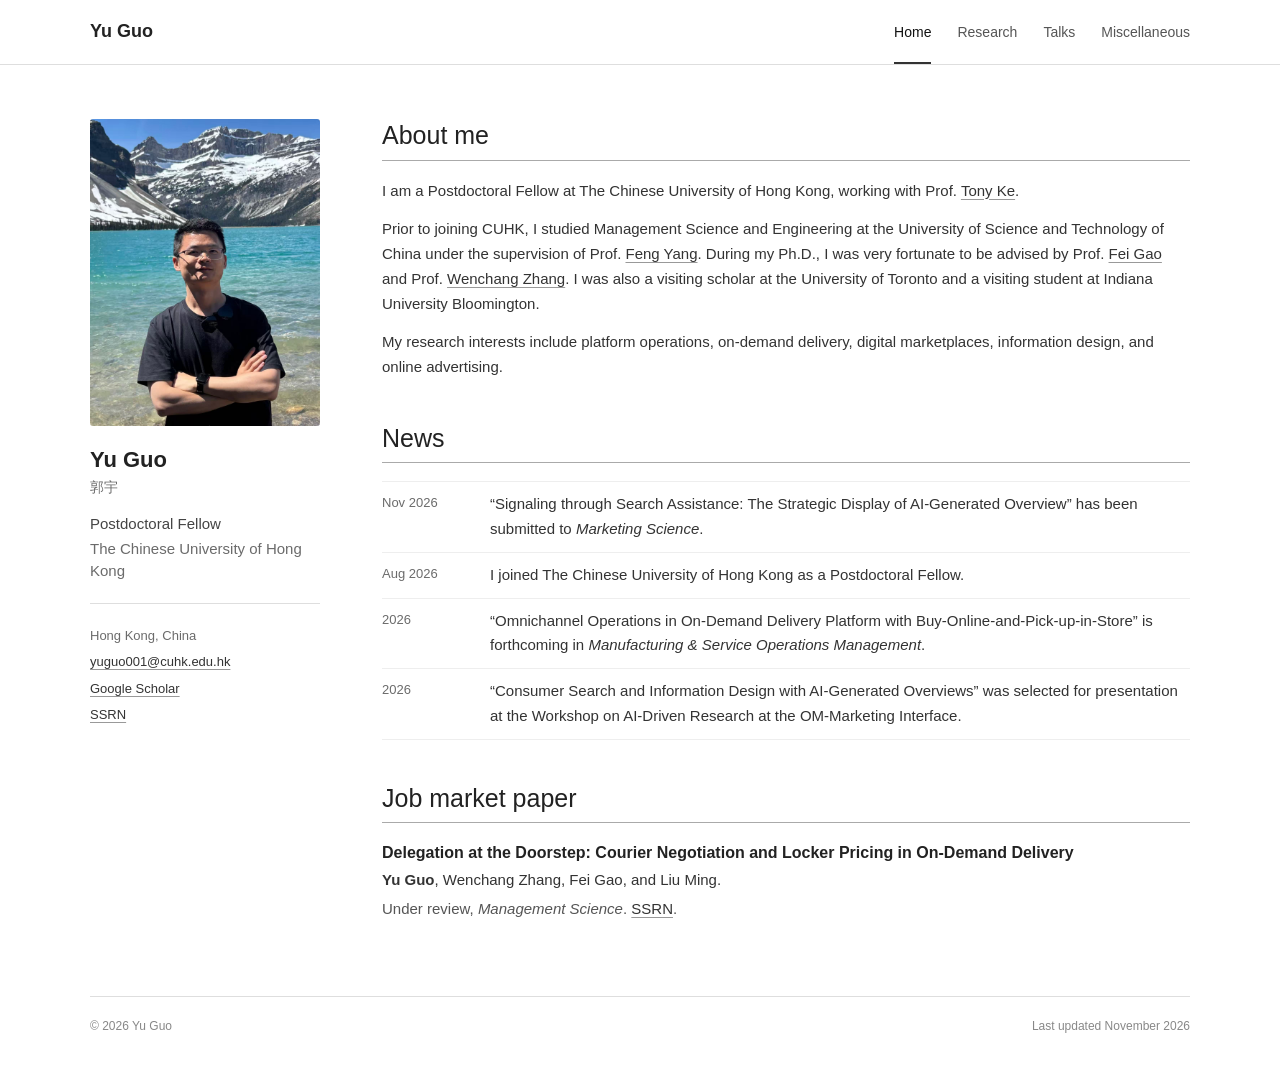
<file: index.html>
<!doctype html>
<html lang="en">
<head>
  <meta charset="utf-8">
  <meta name="viewport" content="width=device-width, initial-scale=1">
  <meta name="google-site-verification" content="gX6m1OhbbZq8u8nHwFhvmDL-8WB10cemIwCa7tGyrLY">
  <meta name="description" content="Yu Guo (郭宇), Postdoctoral Fellow at The Chinese University of Hong Kong (CUHK). Research on platform operations, on-demand delivery, and digital marketplaces.">
  <title>Yu Guo (郭宇) | Postdoctoral Fellow, CUHK</title>
  <link rel="canonical" href="https://joeyyuguo.github.io/">
  <meta property="og:type" content="profile">
  <meta property="og:title" content="Yu Guo (郭宇) | Postdoctoral Fellow, CUHK">
  <meta property="og:description" content="Postdoctoral Fellow at The Chinese University of Hong Kong.">
  <meta property="og:url" content="https://joeyyuguo.github.io/">
  <meta property="og:image" content="https://joeyyuguo.github.io/profile-photo.jpg">
  <script type="application/ld+json">
  {
    "@context": "https://schema.org",
    "@type": "ProfilePage",
    "url": "https://joeyyuguo.github.io/",
    "mainEntity": {
      "@type": "Person",
      "@id": "https://joeyyuguo.github.io/#person",
      "name": "Yu Guo",
      "alternateName": "郭宇",
      "url": "https://joeyyuguo.github.io/",
      "image": "https://joeyyuguo.github.io/profile-photo.jpg",
      "email": "mailto:yuguo001@cuhk.edu.hk",
      "jobTitle": "Postdoctoral Fellow",
      "worksFor": {
        "@type": "CollegeOrUniversity",
        "name": "The Chinese University of Hong Kong",
        "url": "https://www.cuhk.edu.hk/"
      },
      "alumniOf": [
        { "@type": "CollegeOrUniversity", "name": "University of Science and Technology of China" },
        { "@type": "CollegeOrUniversity", "name": "Anhui University" }
      ],
      "knowsAbout": ["Operations Management", "Platform Operations", "On-Demand Delivery", "Digital Marketplaces", "Information Design", "Online Advertising"],
      "sameAs": [
        "https://scholar.google.com/citations?user=YEUCVlgAAAAJ",
        "https://papers.ssrn.com/sol3/cf_dev/AbsByAuth.cfm?per_id=5614094"
      ]
    }
  }
  </script>
  <link rel="icon" href="favicon.svg" type="image/svg+xml">
  <link rel="stylesheet" href="styles.css">
  <script src="script.js" defer></script>
</head>
<body data-page="home">
  <a class="skip-link" href="#main-content">Skip to content</a>
  <header class="site-header">
    <div class="header-inner">
      <a class="site-name" href="index.html">Yu Guo</a>
      <button class="nav-toggle" type="button" aria-expanded="false" aria-controls="site-nav">Menu</button>
      <nav class="site-nav" id="site-nav" aria-label="Primary navigation">
        <a data-nav="home" href="index.html">Home</a>
        <a data-nav="research" href="research.html">Research</a>
        <a data-nav="talks" href="talks.html">Talks</a>
        <a data-nav="misc" href="miscellaneous.html">Miscellaneous</a>
      </nav>
    </div>
  </header>

  <div class="site-layout">
    <aside class="profile" aria-label="Profile">
      <div class="avatar">
        <span aria-hidden="true">YG</span>
        <img src="profile-photo.jpg" alt="Portrait of Yu Guo">
      </div>
      <h1>Yu Guo</h1>
      <p class="name-cn" lang="zh-CN">郭宇</p>
      <p class="position">Postdoctoral Fellow</p>
      <p class="affiliation">The Chinese University of Hong Kong</p>
      <ul class="profile-links">
        <li>Hong Kong, China</li>
        <li><a href="mailto:yuguo001@cuhk.edu.hk">yuguo001@cuhk.edu.hk</a></li>
        <li><a href="https://scholar.google.com/citations?user=YEUCVlgAAAAJ&amp;hl=en" target="_blank" rel="noreferrer">Google Scholar</a></li>
        <li><a href="https://papers.ssrn.com/sol3/cf_dev/AbsByAuth.cfm?per_id=5614094" target="_blank" rel="noreferrer">SSRN</a></li>
      </ul>
    </aside>

    <main class="main-content" id="main-content">
      <section>
        <h2>About me</h2>
        <p>I am a Postdoctoral Fellow at The Chinese University of Hong Kong, working with Prof. <a href="https://sites.google.com/view/kete" target="_blank" rel="noreferrer">Tony Ke</a>.</p>
        <p>Prior to joining CUHK, I studied Management Science and Engineering at the University of Science and Technology of China under the supervision of Prof. <a href="https://bs.ustc.edu.cn/chinese/profile-42.html" target="_blank" rel="noreferrer">Feng Yang</a>. During my Ph.D., I was very fortunate to be advised by Prof. <a href="https://sites.google.com/view/feigao" target="_blank" rel="noreferrer">Fei Gao</a> and Prof. <a href="https://www.wenchangzhang.com/" target="_blank" rel="noreferrer">Wenchang Zhang</a>. I was also a visiting scholar at the University of Toronto and a visiting student at Indiana University Bloomington.</p>
        <p>My research interests include platform operations, on-demand delivery, digital marketplaces, information design, and online advertising.</p>
      </section>

      <section>
        <h2>News</h2>
        <ul class="dated-list">
          <li><span>Nov 2026</span><p>“Signaling through Search Assistance: The Strategic Display of AI-Generated Overview” has been submitted to <em>Marketing Science</em>.</p></li>
          <li><span>Aug 2026</span><p>I joined The Chinese University of Hong Kong as a Postdoctoral Fellow.</p></li>
          <li><span>2026</span><p>“Omnichannel Operations in On-Demand Delivery Platform with Buy-Online-and-Pick-up-in-Store” is forthcoming in <em>Manufacturing &amp; Service Operations Management</em>.</p></li>
          <li><span>2026</span><p>“Consumer Search and Information Design with AI-Generated Overviews” was selected for presentation at the Workshop on AI-Driven Research at the OM-Marketing Interface.</p></li>
        </ul>
      </section>

      <section>
        <h2>Job market paper</h2>
        <div class="plain-entry">
          <h3>Delegation at the Doorstep: Courier Negotiation and Locker Pricing in On-Demand Delivery</h3>
          <p><strong>Yu Guo</strong>, Wenchang Zhang, Fei Gao, and Liu Ming.</p>
          <p class="note">Under review, <em>Management Science</em>. <a href="https://papers.ssrn.com/sol3/papers.cfm?abstract_id=7684620" target="_blank" rel="noreferrer">SSRN</a>.</p>
        </div>
      </section>
    </main>
  </div>

  <footer class="site-footer">
    <span>© <span data-current-year>2026</span> Yu Guo</span>
    <span>Last updated November 2026</span>
  </footer>
</body>
</html>
</file>
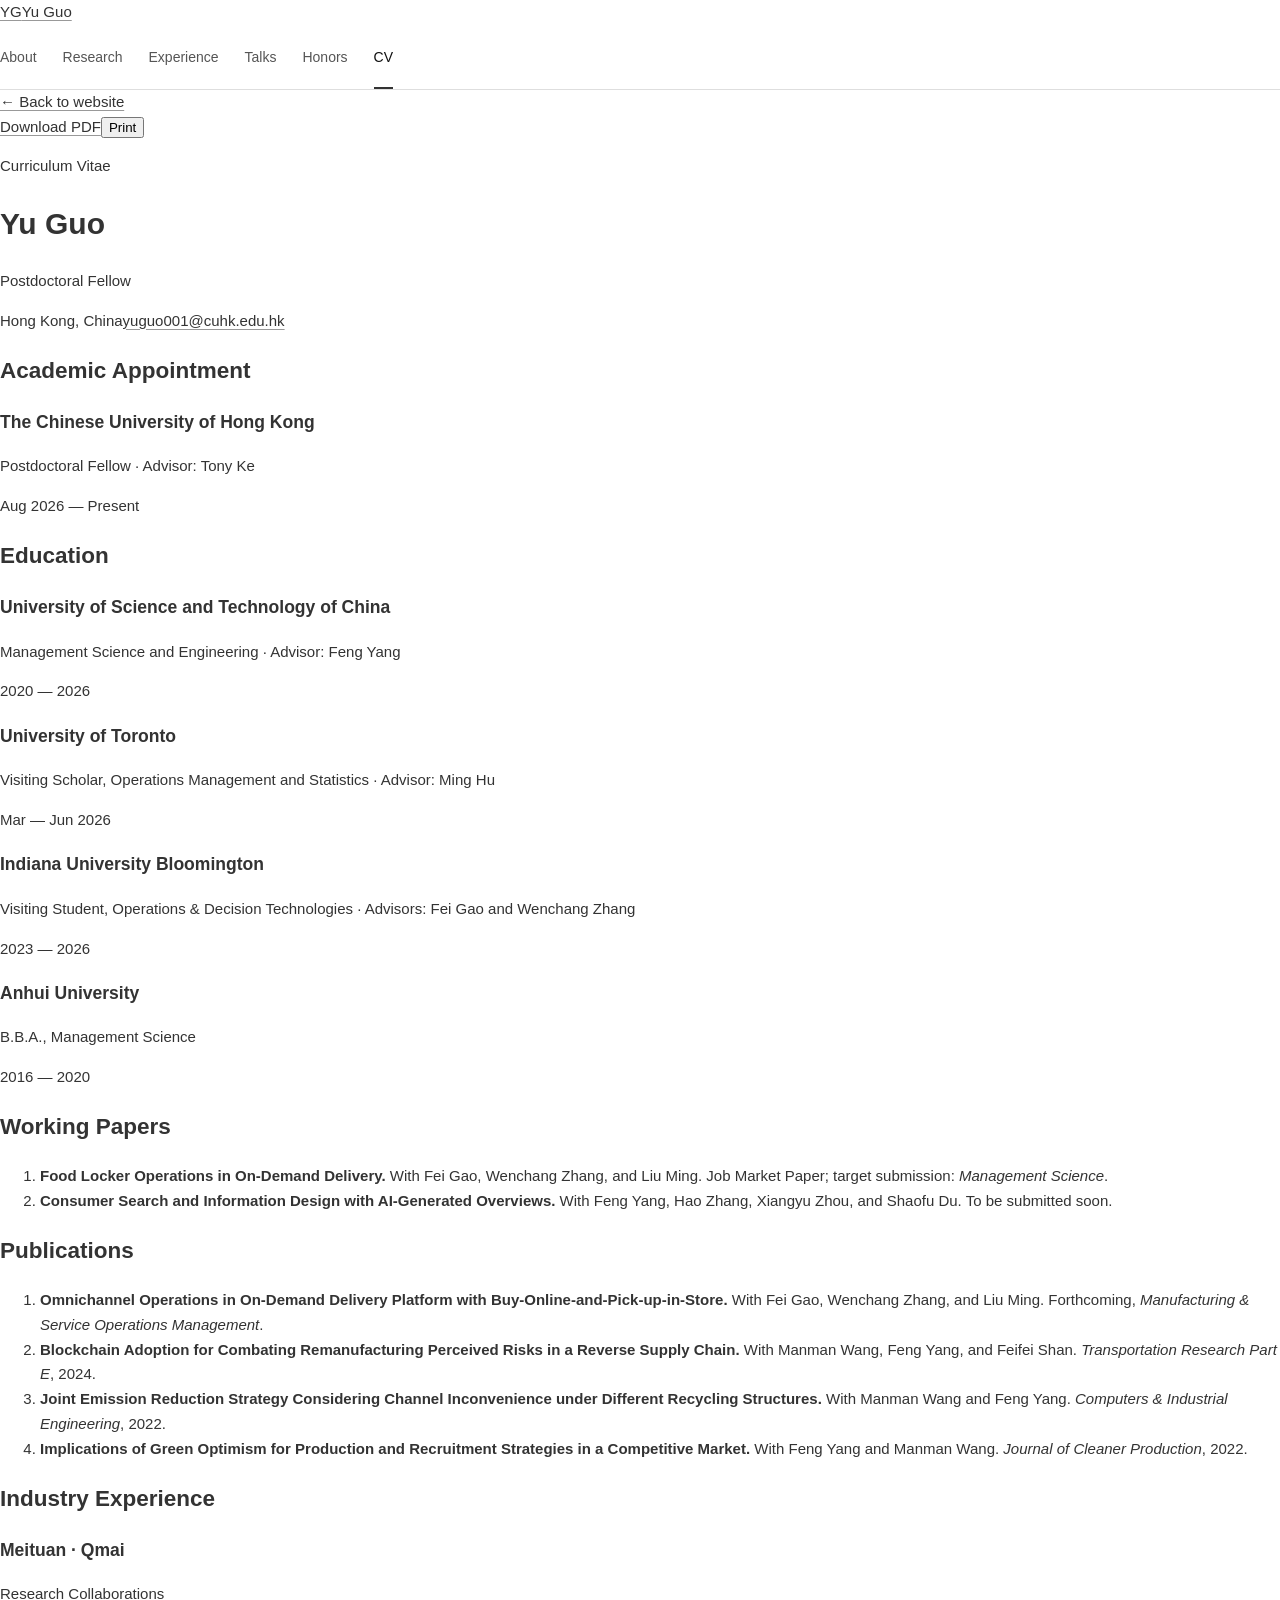
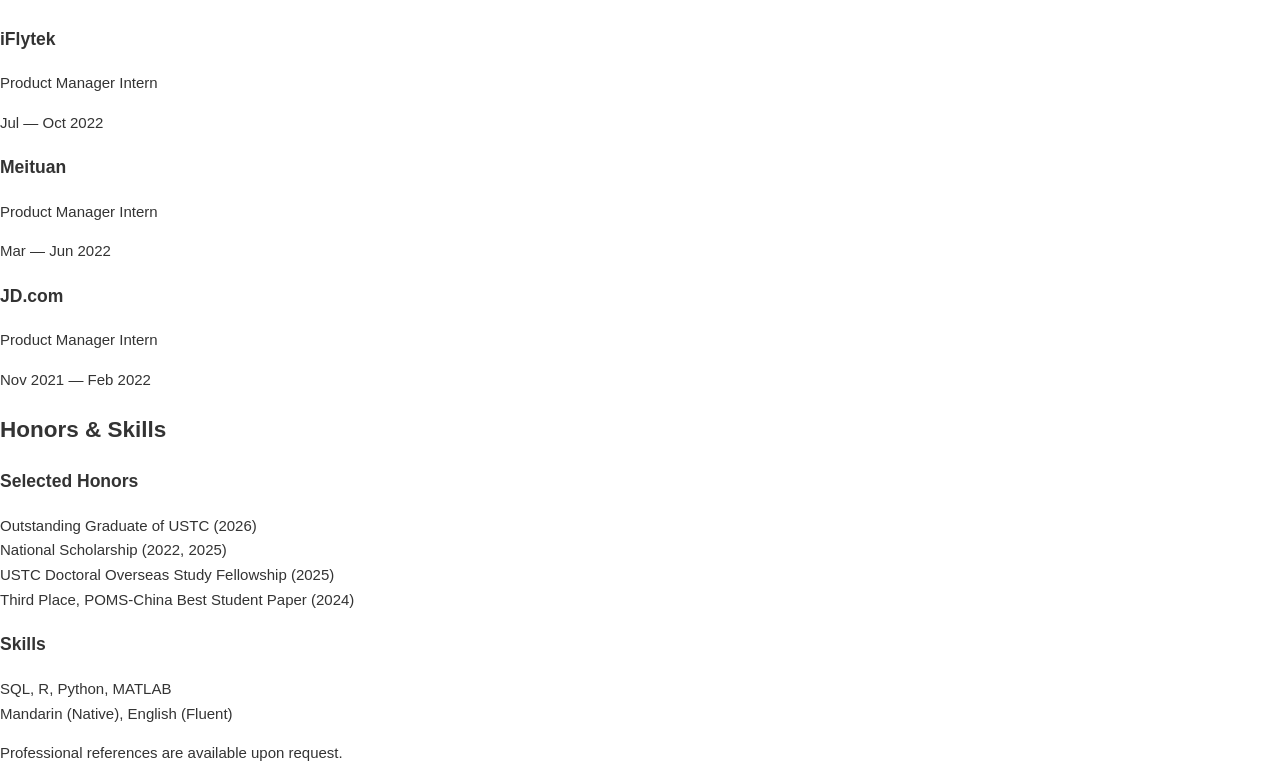
<file: cv.html>
<!doctype html>
<html lang="en">
<head><meta charset="utf-8"><meta name="viewport" content="width=device-width, initial-scale=1"><meta name="description" content="Curriculum vitae of Yu Guo."><title>CV | Yu Guo</title><link rel="icon" href="favicon.svg" type="image/svg+xml"><link rel="stylesheet" href="styles.css"><script src="script.js" defer></script></head>
<body data-page="cv" class="cv-page">
  <a class="skip-link" href="#main-content">Skip to content</a>
  <header class="site-header no-print"><div class="nav-wrap"><a class="brand" href="index.html"><span class="brand-mark">YG</span><span>Yu Guo</span></a><button class="nav-toggle" type="button" aria-expanded="false" aria-controls="site-nav"><span></span><span></span><span></span><span class="sr-only">Toggle navigation</span></button><nav class="site-nav" id="site-nav" aria-label="Primary navigation"><a data-nav="home" href="index.html">About</a><a data-nav="research" href="research.html">Research</a><a data-nav="experience" href="experience.html">Experience</a><a data-nav="talks" href="talks.html">Talks</a><a data-nav="honors" href="honors.html">Honors</a><a data-nav="cv" href="cv.html">CV</a></nav></div></header>
  <main id="main-content" class="cv-document">
    <div class="cv-toolbar no-print"><a class="text-link" href="index.html">← Back to website</a><div class="cv-toolbar-actions"><a class="button button-primary" href="Yu_Guo_CV.pdf" download>Download PDF</a><button class="button button-quiet" type="button" data-print-cv>Print</button></div></div>
    <header class="cv-header"><div><p class="kicker">Curriculum Vitae</p><h1>Yu Guo</h1><p>Postdoctoral Fellow</p></div><div class="cv-contact"><span>Hong Kong, China</span><a href="mailto:yuguo001@cuhk.edu.hk">yuguo001@cuhk.edu.hk</a></div></header>
    <section class="cv-section"><h2>Academic Appointment</h2><div class="cv-entry"><div><h3>The Chinese University of Hong Kong</h3><p>Postdoctoral Fellow · Advisor: Tony Ke</p></div><time>Aug 2026 — Present</time></div></section>
    <section class="cv-section"><h2>Education</h2>
      <div class="cv-entry"><div><h3>University of Science and Technology of China</h3><p>Management Science and Engineering · Advisor: Feng Yang</p></div><time>2020 — 2026</time></div>
      <div class="cv-entry"><div><h3>University of Toronto</h3><p>Visiting Scholar, Operations Management and Statistics · Advisor: Ming Hu</p></div><time>Mar — Jun 2026</time></div>
      <div class="cv-entry"><div><h3>Indiana University Bloomington</h3><p>Visiting Student, Operations &amp; Decision Technologies · Advisors: Fei Gao and Wenchang Zhang</p></div><time>2023 — 2026</time></div>
      <div class="cv-entry"><div><h3>Anhui University</h3><p>B.B.A., Management Science</p></div><time>2016 — 2020</time></div>
    </section>
    <section class="cv-section"><h2>Working Papers</h2><ol class="cv-papers"><li><strong>Food Locker Operations in On-Demand Delivery.</strong> With Fei Gao, Wenchang Zhang, and Liu Ming. Job Market Paper; target submission: <em>Management Science</em>.</li><li><strong>Consumer Search and Information Design with AI-Generated Overviews.</strong> With Feng Yang, Hao Zhang, Xiangyu Zhou, and Shaofu Du. To be submitted soon.</li></ol></section>
    <section class="cv-section"><h2>Publications</h2><ol class="cv-papers"><li><strong>Omnichannel Operations in On-Demand Delivery Platform with Buy-Online-and-Pick-up-in-Store.</strong> With Fei Gao, Wenchang Zhang, and Liu Ming. Forthcoming, <em>Manufacturing &amp; Service Operations Management</em>.</li><li><strong>Blockchain Adoption for Combating Remanufacturing Perceived Risks in a Reverse Supply Chain.</strong> With Manman Wang, Feng Yang, and Feifei Shan. <em>Transportation Research Part E</em>, 2024.</li><li><strong>Joint Emission Reduction Strategy Considering Channel Inconvenience under Different Recycling Structures.</strong> With Manman Wang and Feng Yang. <em>Computers &amp; Industrial Engineering</em>, 2022.</li><li><strong>Implications of Green Optimism for Production and Recruitment Strategies in a Competitive Market.</strong> With Feng Yang and Manman Wang. <em>Journal of Cleaner Production</em>, 2022.</li></ol></section>
    <section class="cv-section"><h2>Industry Experience</h2><div class="cv-entry"><div><h3>Meituan · Qmai</h3><p>Research Collaborations</p></div></div><div class="cv-entry"><div><h3>iFlytek</h3><p>Product Manager Intern</p></div><time>Jul — Oct 2022</time></div><div class="cv-entry"><div><h3>Meituan</h3><p>Product Manager Intern</p></div><time>Mar — Jun 2022</time></div><div class="cv-entry"><div><h3>JD.com</h3><p>Product Manager Intern</p></div><time>Nov 2021 — Feb 2022</time></div></section>
    <section class="cv-section"><h2>Honors &amp; Skills</h2><div class="cv-columns"><div><h3>Selected Honors</h3><p>Outstanding Graduate of USTC (2026)<br>National Scholarship (2022, 2025)<br>USTC Doctoral Overseas Study Fellowship (2025)<br>Third Place, POMS-China Best Student Paper (2024)</p></div><div><h3>Skills</h3><p>SQL, R, Python, MATLAB<br>Mandarin (Native), English (Fluent)</p></div></div></section>
    <p class="cv-privacy-note">Professional references are available upon request.</p>
  </main>
</body>
</html>
</file>
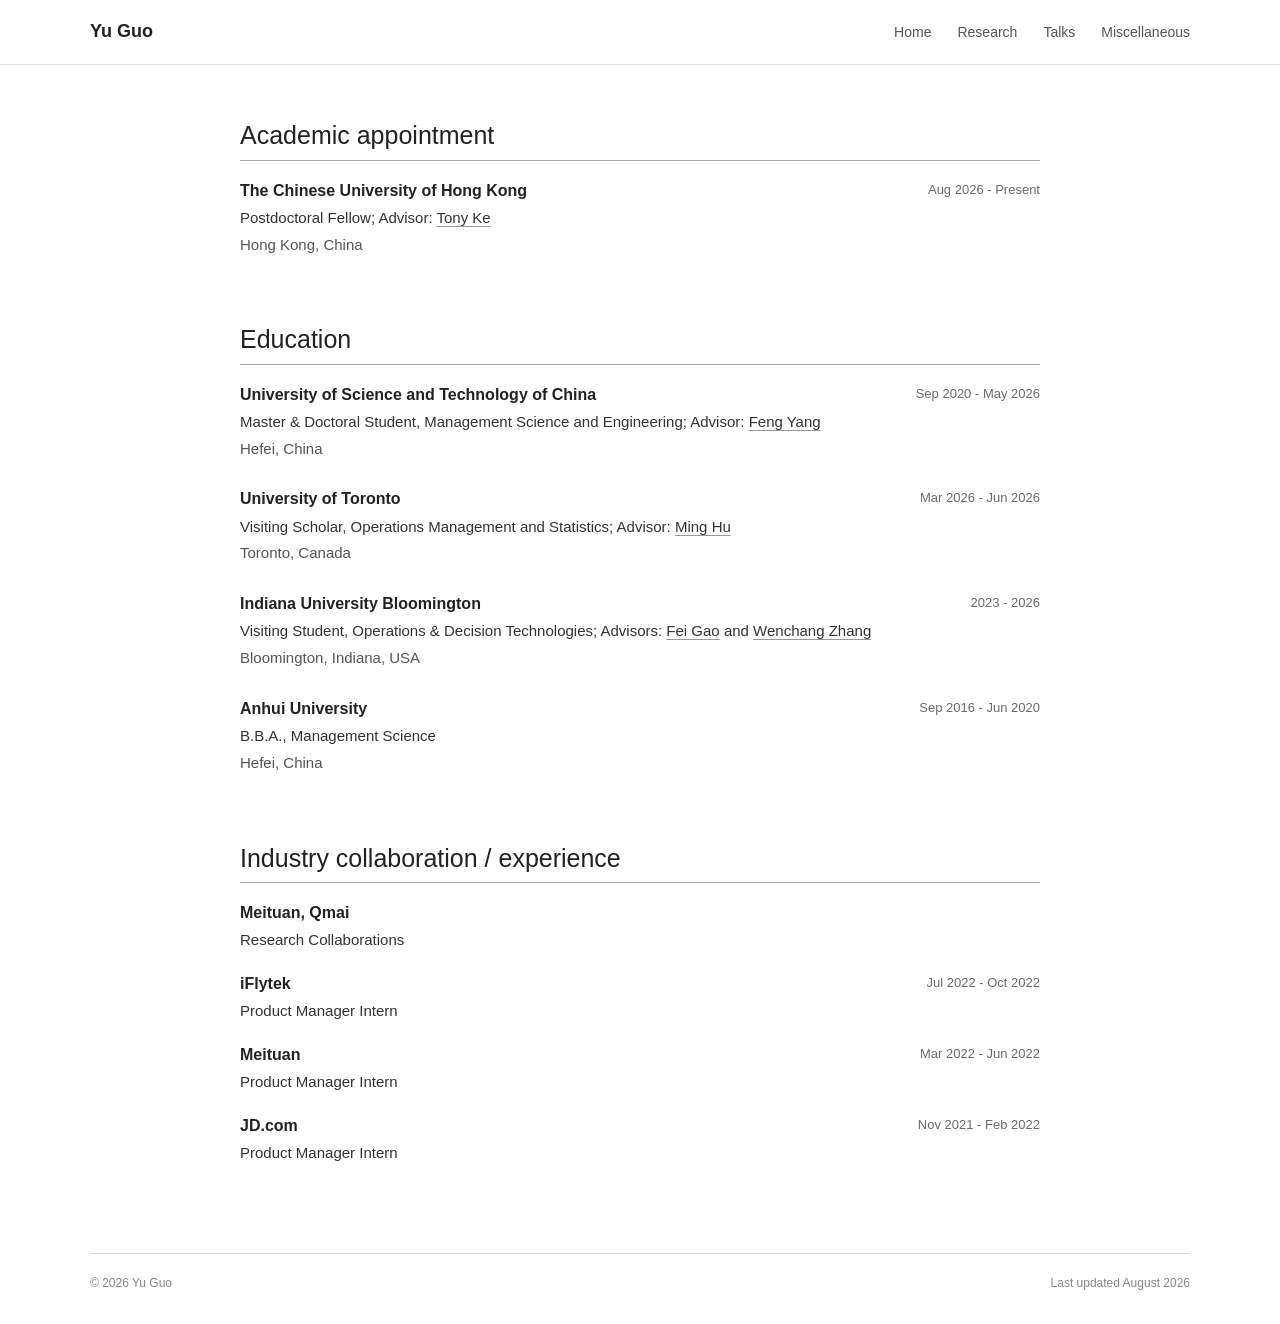
<file: experience.html>
<!doctype html>
<html lang="en">
<head><meta charset="utf-8"><meta name="viewport" content="width=device-width, initial-scale=1"><meta name="description" content="Academic appointment, education, and industry experience of Yu Guo."><title>Experience | Yu Guo</title><link rel="icon" href="favicon.svg" type="image/svg+xml"><link rel="stylesheet" href="styles.css"><script src="script.js" defer></script></head>
<body data-page="experience">
  <a class="skip-link" href="#main-content">Skip to content</a>
  <header class="site-header"><div class="header-inner"><a class="site-name" href="index.html">Yu Guo</a><button class="nav-toggle" type="button" aria-expanded="false" aria-controls="site-nav">Menu</button><nav class="site-nav" id="site-nav" aria-label="Primary navigation"><a data-nav="home" href="index.html">Home</a><a data-nav="research" href="research.html">Research</a><a data-nav="talks" href="talks.html">Talks</a><a data-nav="misc" href="miscellaneous.html">Miscellaneous</a></nav></div></header>
  <div class="site-layout single-column">
    <main class="main-content" id="main-content">
      <section><h2>Academic appointment</h2><div class="entry-list"><article><div><h3>The Chinese University of Hong Kong</h3><p>Postdoctoral Fellow; Advisor: <a href="https://sites.google.com/view/kete" target="_blank" rel="noreferrer">Tony Ke</a></p><p class="note">Hong Kong, China</p></div><time>Aug 2026 - Present</time></article></div></section>
      <section><h2>Education</h2><div class="entry-list">
        <article><div><h3>University of Science and Technology of China</h3><p>Master &amp; Doctoral Student, Management Science and Engineering; Advisor: <a href="https://bs.ustc.edu.cn/chinese/profile-42.html" target="_blank" rel="noreferrer">Feng Yang</a></p><p class="note">Hefei, China</p></div><time>Sep 2020 - May 2026</time></article>
        <article><div><h3>University of Toronto</h3><p>Visiting Scholar, Operations Management and Statistics; Advisor: <a href="http://individual.utoronto.ca/minghu/" target="_blank" rel="noreferrer">Ming Hu</a></p><p class="note">Toronto, Canada</p></div><time>Mar 2026 - Jun 2026</time></article>
        <article><div><h3>Indiana University Bloomington</h3><p>Visiting Student, Operations &amp; Decision Technologies; Advisors: <a href="https://sites.google.com/view/feigao" target="_blank" rel="noreferrer">Fei Gao</a> and <a href="https://www.wenchangzhang.com/" target="_blank" rel="noreferrer">Wenchang Zhang</a></p><p class="note">Bloomington, Indiana, USA</p></div><time>2023 - 2026</time></article>
        <article><div><h3>Anhui University</h3><p>B.B.A., Management Science</p><p class="note">Hefei, China</p></div><time>Sep 2016 - Jun 2020</time></article>
      </div></section>
      <section><h2>Industry collaboration / experience</h2><div class="entry-list compact-entries">
        <article><div><h3>Meituan, Qmai</h3><p>Research Collaborations</p></div></article>
        <article><div><h3>iFlytek</h3><p>Product Manager Intern</p></div><time>Jul 2022 - Oct 2022</time></article>
        <article><div><h3>Meituan</h3><p>Product Manager Intern</p></div><time>Mar 2022 - Jun 2022</time></article>
        <article><div><h3>JD.com</h3><p>Product Manager Intern</p></div><time>Nov 2021 - Feb 2022</time></article>
      </div></section>
    </main>
  </div>
  <footer class="site-footer"><span>© <span data-current-year>2026</span> Yu Guo</span><span>Last updated August 2026</span></footer>
</body>
</html>
</file>
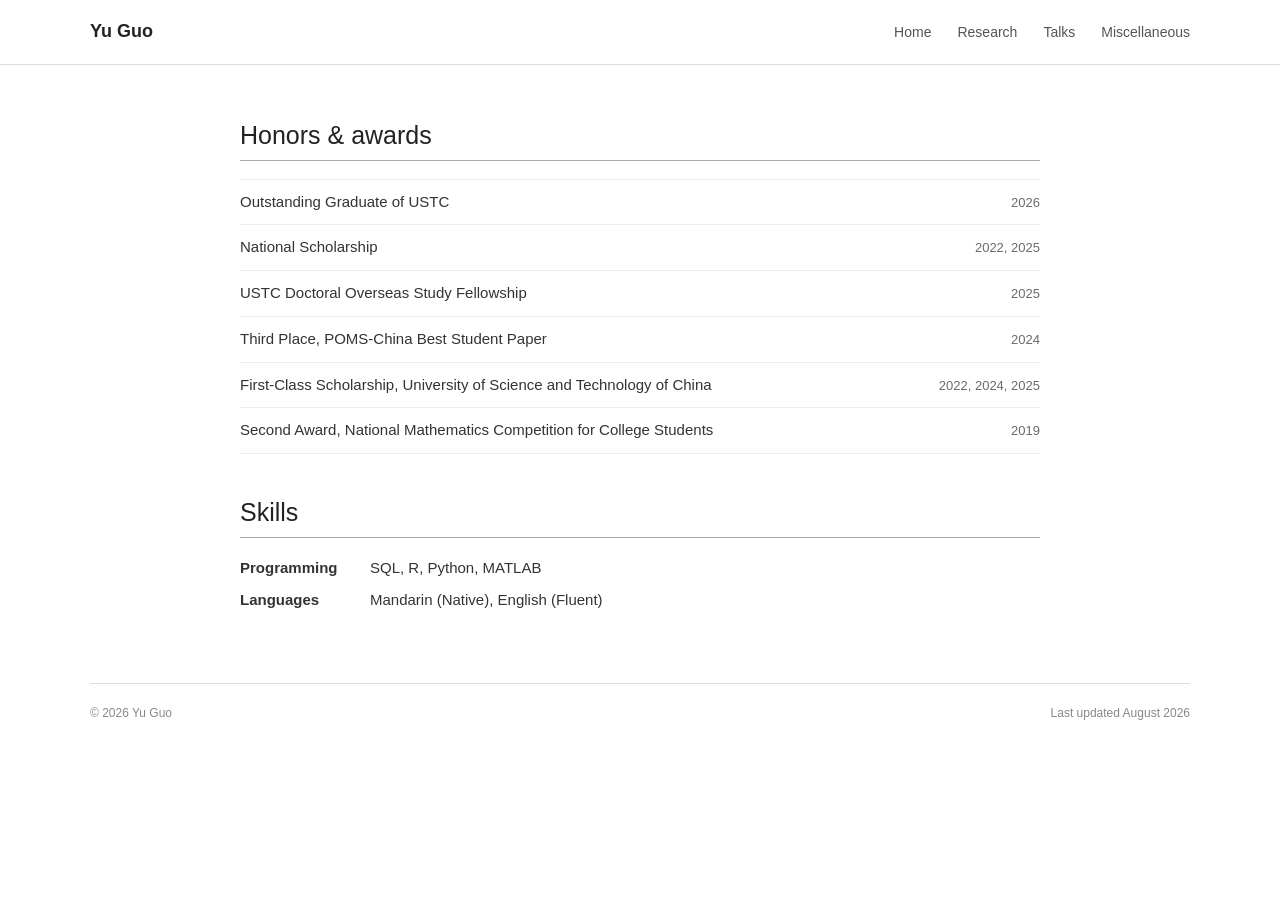
<file: honors.html>
<!doctype html>
<html lang="en">
<head><meta charset="utf-8"><meta name="viewport" content="width=device-width, initial-scale=1"><meta name="description" content="Honors, awards, and skills of Yu Guo."><title>Honors &amp; Awards | Yu Guo</title><link rel="icon" href="favicon.svg" type="image/svg+xml"><link rel="stylesheet" href="styles.css"><script src="script.js" defer></script></head>
<body data-page="honors">
  <a class="skip-link" href="#main-content">Skip to content</a>
  <header class="site-header"><div class="header-inner"><a class="site-name" href="index.html">Yu Guo</a><button class="nav-toggle" type="button" aria-expanded="false" aria-controls="site-nav">Menu</button><nav class="site-nav" id="site-nav" aria-label="Primary navigation"><a data-nav="home" href="index.html">Home</a><a data-nav="research" href="research.html">Research</a><a data-nav="talks" href="talks.html">Talks</a><a data-nav="misc" href="miscellaneous.html">Miscellaneous</a></nav></div></header>
  <div class="site-layout single-column">
    <main class="main-content" id="main-content">
      <section><h2>Honors &amp; awards</h2><ul class="award-list">
        <li><span>Outstanding Graduate of USTC</span><time>2026</time></li>
        <li><span>National Scholarship</span><time>2022, 2025</time></li>
        <li><span>USTC Doctoral Overseas Study Fellowship</span><time>2025</time></li>
        <li><span>Third Place, POMS-China Best Student Paper</span><time>2024</time></li>
        <li><span>First-Class Scholarship, University of Science and Technology of China</span><time>2022, 2024, 2025</time></li>
        <li><span>Second Award, National Mathematics Competition for College Students</span><time>2019</time></li>
      </ul></section>
      <section><h2>Skills</h2><dl class="skills"><dt>Programming</dt><dd>SQL, R, Python, MATLAB</dd><dt>Languages</dt><dd>Mandarin (Native), English (Fluent)</dd></dl></section>
    </main>
  </div>
  <footer class="site-footer"><span>© <span data-current-year>2026</span> Yu Guo</span><span>Last updated August 2026</span></footer>
</body>
</html>
</file>
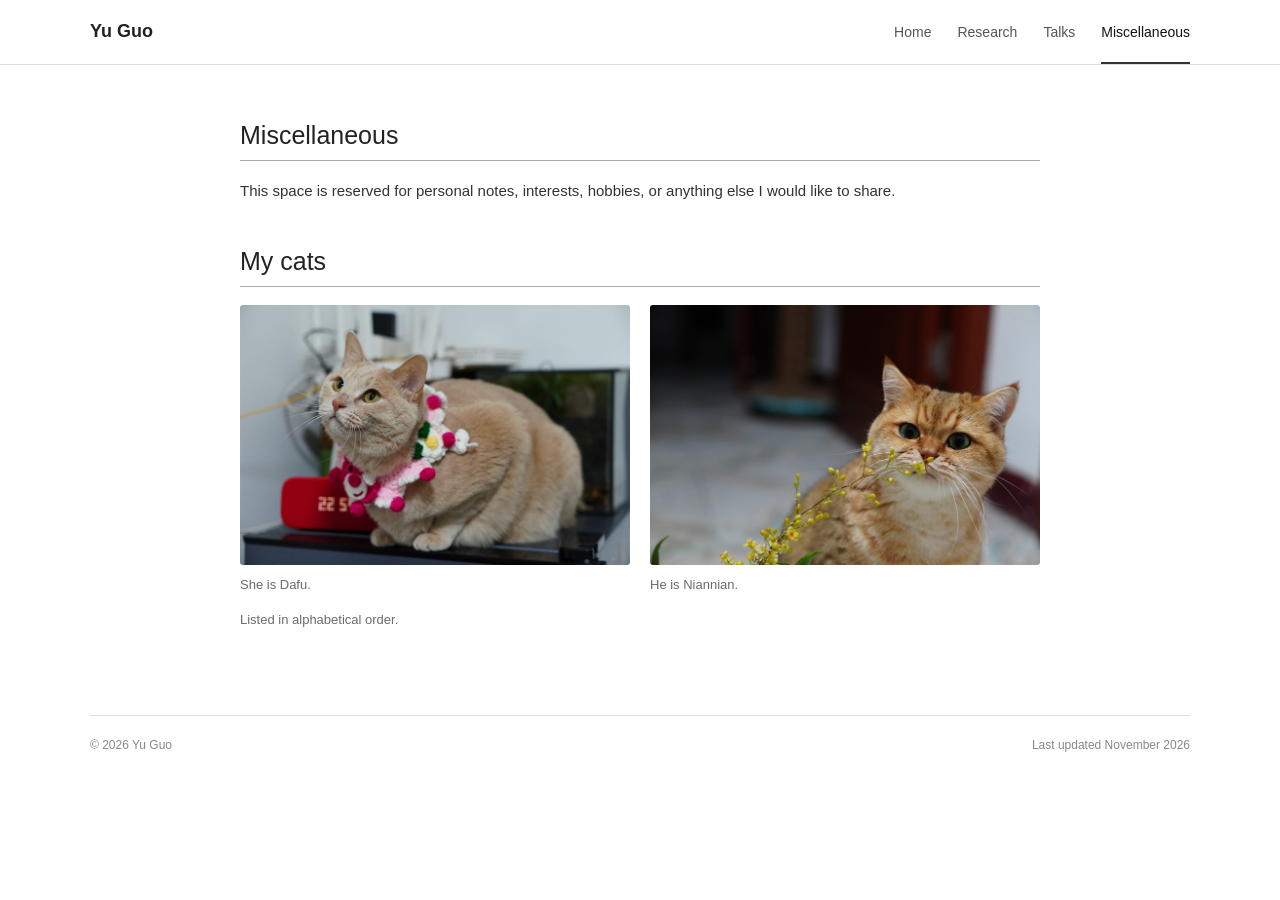
<file: miscellaneous.html>
<!doctype html>
<html lang="en">
<head>
  <meta charset="utf-8">
  <meta name="viewport" content="width=device-width, initial-scale=1">
  <meta name="description" content="Miscellaneous notes and photos from Yu Guo.">
  <title>Miscellaneous | Yu Guo</title>
  <link rel="canonical" href="https://joeyyuguo.github.io/miscellaneous.html">
  <meta property="og:type" content="website">
  <meta property="og:title" content="Miscellaneous | Yu Guo">
  <meta property="og:description" content="Miscellaneous notes and photos from Yu Guo.">
  <meta property="og:url" content="https://joeyyuguo.github.io/miscellaneous.html">
  <meta property="og:image" content="https://joeyyuguo.github.io/profile-photo.jpg">
  <link rel="icon" href="favicon.svg" type="image/svg+xml">
  <link rel="stylesheet" href="styles.css">
  <script src="script.js" defer></script>
</head>
<body data-page="misc">
  <a class="skip-link" href="#main-content">Skip to content</a>
  <header class="site-header">
    <div class="header-inner">
      <a class="site-name" href="index.html">Yu Guo</a>
      <button class="nav-toggle" type="button" aria-expanded="false" aria-controls="site-nav">Menu</button>
      <nav class="site-nav" id="site-nav" aria-label="Primary navigation">
        <a data-nav="home" href="index.html">Home</a>
        <a data-nav="research" href="research.html">Research</a>
        <a data-nav="talks" href="talks.html">Talks</a>
        <a data-nav="misc" href="miscellaneous.html">Miscellaneous</a>
      </nav>
    </div>
  </header>

  <div class="site-layout single-column">
    <main class="main-content" id="main-content">
      <section>
        <h2>Miscellaneous</h2>
        <!-- Replace the paragraph below with any text you would like to share. -->
        <div class="misc-text">
          <p>This space is reserved for personal notes, interests, hobbies, or anything else I would like to share.</p>
        </div>
      </section>

      <section>
        <h2>My cats</h2>
        <div class="cat-photos">
          <figure class="cat-photo-frame">
            <img src="fu-photo.jpg" alt="Dafu, Yu Guo's cat" width="800" height="535">
            <figcaption>She is Dafu.</figcaption>
          </figure>
          <figure class="cat-photo-frame">
            <img src="nian-photo.jpg" alt="Niannian, Yu Guo's cat" width="800" height="535">
            <figcaption>He is Niannian.</figcaption>
          </figure>
        </div>
        <p class="footnote">Listed in alphabetical order.</p>
      </section>
    </main>
  </div>

  <footer class="site-footer">
    <span>© <span data-current-year>2026</span> Yu Guo</span>
    <span>Last updated November 2026</span>
  </footer>
</body>
</html>
</file>
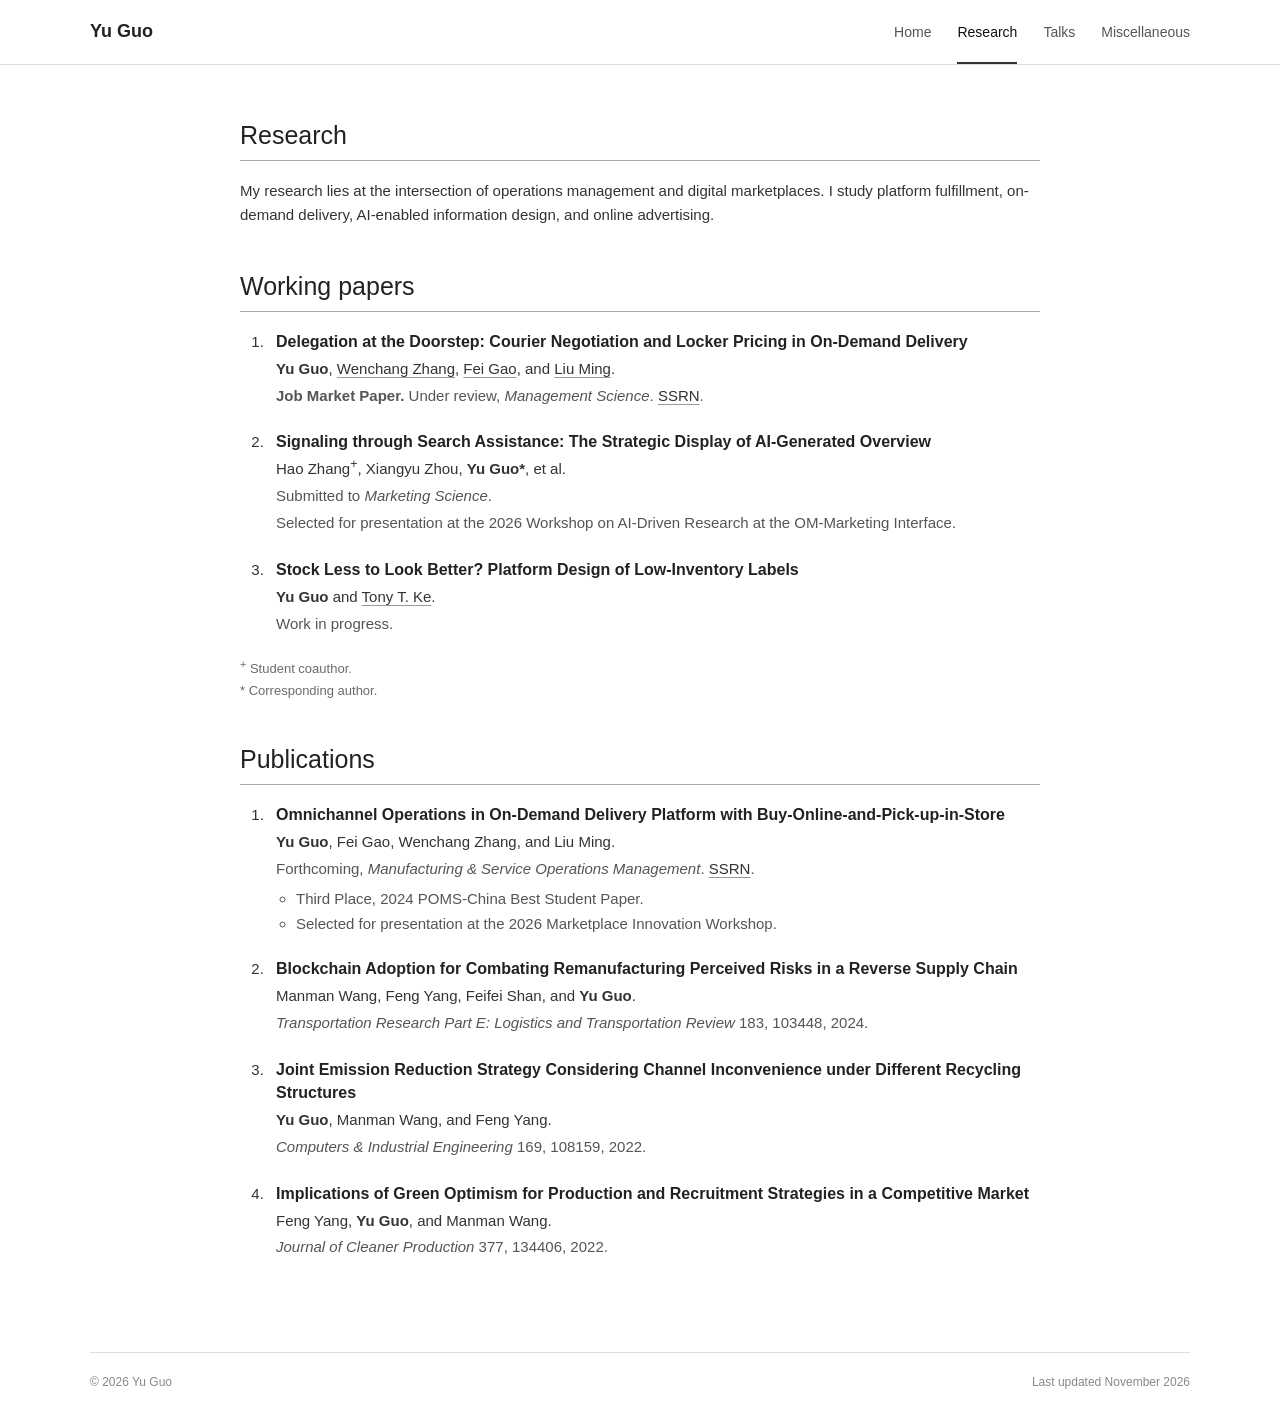
<file: research.html>
<!doctype html>
<html lang="en">
<head>
  <meta charset="utf-8">
  <meta name="viewport" content="width=device-width, initial-scale=1">
  <meta name="description" content="Publications and working papers by Yu Guo (CUHK) in operations management, platform operations, on-demand delivery, and digital marketplaces.">
  <title>Research | Yu Guo</title>
  <link rel="canonical" href="https://joeyyuguo.github.io/research.html">
  <meta property="og:type" content="website">
  <meta property="og:title" content="Research | Yu Guo">
  <meta property="og:description" content="Publications and working papers by Yu Guo (CUHK) in operations management and digital marketplaces.">
  <meta property="og:url" content="https://joeyyuguo.github.io/research.html">
  <meta property="og:image" content="https://joeyyuguo.github.io/profile-photo.jpg">
  <link rel="icon" href="favicon.svg" type="image/svg+xml">
  <link rel="stylesheet" href="styles.css">
  <script src="script.js" defer></script>
</head>
<body data-page="research">
  <a class="skip-link" href="#main-content">Skip to content</a>
  <header class="site-header"><div class="header-inner"><a class="site-name" href="index.html">Yu Guo</a><button class="nav-toggle" type="button" aria-expanded="false" aria-controls="site-nav">Menu</button><nav class="site-nav" id="site-nav" aria-label="Primary navigation"><a data-nav="home" href="index.html">Home</a><a data-nav="research" href="research.html">Research</a><a data-nav="talks" href="talks.html">Talks</a><a data-nav="misc" href="miscellaneous.html">Miscellaneous</a></nav></div></header>

  <div class="site-layout single-column">
    <main class="main-content" id="main-content">
      <section>
        <h2>Research</h2>
        <p>My research lies at the intersection of operations management and digital marketplaces. I study platform fulfillment, on-demand delivery, AI-enabled information design, and online advertising.</p>
      </section>

      <section>
        <h2>Working papers</h2>
        <ol class="publication-list">
          <li><h3>Delegation at the Doorstep: Courier Negotiation and Locker Pricing in On-Demand Delivery</h3><p><strong>Yu Guo</strong>, <a href="https://www.wenchangzhang.com/" target="_blank" rel="noreferrer">Wenchang Zhang</a>, <a href="https://sites.google.com/view/feigao/home" target="_blank" rel="noreferrer">Fei Gao</a>, and <a href="https://myweb.cuhk.edu.cn/mingliu/Home/Index" target="_blank" rel="noreferrer">Liu Ming</a>.</p><p class="note"><strong>Job Market Paper.</strong> Under review, <em>Management Science</em>. <a href="https://papers.ssrn.com/sol3/papers.cfm?abstract_id=7684620" target="_blank" rel="noreferrer">SSRN</a>.</p></li>
          <li><h3>Signaling through Search Assistance: The Strategic Display of AI-Generated Overview</h3><p>Hao Zhang<sup>+</sup>, Xiangyu Zhou, <strong>Yu Guo*</strong>, et al.</p><p class="note">Submitted to <em>Marketing Science</em>.</p><p class="note">Selected for presentation at the 2026 Workshop on AI-Driven Research at the OM-Marketing Interface.</p></li>
          <li><h3>Stock Less to Look Better? Platform Design of Low-Inventory Labels</h3><p><strong>Yu Guo</strong> and <a href="https://sites.google.com/view/kete" target="_blank" rel="noreferrer">Tony T. Ke</a>.</p><p class="note">Work in progress.</p></li>
        </ol>
        <p class="footnote"><sup>+</sup> Student coauthor.<br>* Corresponding author.</p>
      </section>

      <section>
        <h2>Publications</h2>
        <ol class="publication-list">
          <li><h3>Omnichannel Operations in On-Demand Delivery Platform with Buy-Online-and-Pick-up-in-Store</h3><p><strong>Yu Guo</strong>, Fei Gao, Wenchang Zhang, and Liu Ming.</p><p class="note">Forthcoming, <em>Manufacturing &amp; Service Operations Management</em>. <a href="https://ssrn.com/abstract=4862038" target="_blank" rel="noreferrer">SSRN</a>.</p><ul class="sub-list"><li>Third Place, 2024 POMS-China Best Student Paper.</li><li>Selected for presentation at the 2026 Marketplace Innovation Workshop.</li></ul></li>
          <li><h3>Blockchain Adoption for Combating Remanufacturing Perceived Risks in a Reverse Supply Chain</h3><p>Manman Wang, Feng Yang, Feifei Shan, and <strong>Yu Guo</strong>.</p><p class="note"><em>Transportation Research Part E: Logistics and Transportation Review</em> 183, 103448, 2024.</p></li>
          <li><h3>Joint Emission Reduction Strategy Considering Channel Inconvenience under Different Recycling Structures</h3><p><strong>Yu Guo</strong>, Manman Wang, and Feng Yang.</p><p class="note"><em>Computers &amp; Industrial Engineering</em> 169, 108159, 2022.</p></li>
          <li><h3>Implications of Green Optimism for Production and Recruitment Strategies in a Competitive Market</h3><p>Feng Yang, <strong>Yu Guo</strong>, and Manman Wang.</p><p class="note"><em>Journal of Cleaner Production</em> 377, 134406, 2022.</p></li>
        </ol>
      </section>
    </main>
  </div>
  <footer class="site-footer"><span>© <span data-current-year>2026</span> Yu Guo</span><span>Last updated November 2026</span></footer>
</body>
</html>
</file>
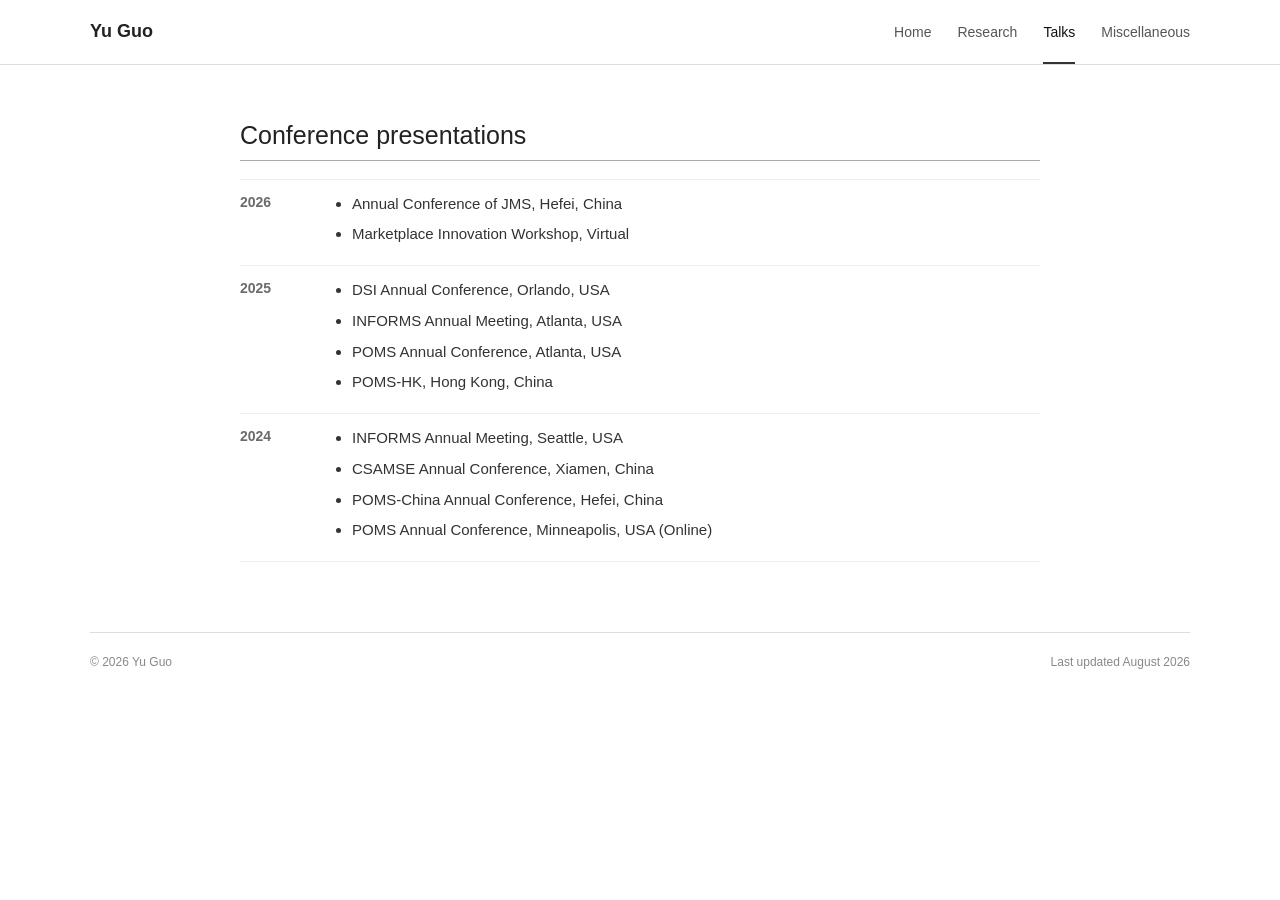
<file: talks.html>
<!doctype html>
<html lang="en">
<head><meta charset="utf-8"><meta name="viewport" content="width=device-width, initial-scale=1"><meta name="description" content="Conference presentations by Yu Guo (CUHK), including INFORMS, POMS, and DSI annual meetings."><title>Talks | Yu Guo</title>
  <link rel="canonical" href="https://joeyyuguo.github.io/talks.html">
  <meta property="og:type" content="website">
  <meta property="og:title" content="Talks | Yu Guo">
  <meta property="og:description" content="Conference presentations by Yu Guo (CUHK).">
  <meta property="og:url" content="https://joeyyuguo.github.io/talks.html">
  <meta property="og:image" content="https://joeyyuguo.github.io/profile-photo.jpg"><link rel="icon" href="favicon.svg" type="image/svg+xml"><link rel="stylesheet" href="styles.css"><script src="script.js" defer></script></head>
<body data-page="talks">
  <a class="skip-link" href="#main-content">Skip to content</a>
  <header class="site-header"><div class="header-inner"><a class="site-name" href="index.html">Yu Guo</a><button class="nav-toggle" type="button" aria-expanded="false" aria-controls="site-nav">Menu</button><nav class="site-nav" id="site-nav" aria-label="Primary navigation"><a data-nav="home" href="index.html">Home</a><a data-nav="research" href="research.html">Research</a><a data-nav="talks" href="talks.html">Talks</a><a data-nav="misc" href="miscellaneous.html">Miscellaneous</a></nav></div></header>
  <div class="site-layout single-column">
    <main class="main-content" id="main-content">
      <section><h2>Conference presentations</h2>
        <div class="year-group"><h3>2026</h3><ul><li>Annual Conference of JMS, Hefei, China</li><li>Marketplace Innovation Workshop, Virtual</li></ul></div>
        <div class="year-group"><h3>2025</h3><ul><li>DSI Annual Conference, Orlando, USA</li><li>INFORMS Annual Meeting, Atlanta, USA</li><li>POMS Annual Conference, Atlanta, USA</li><li>POMS-HK, Hong Kong, China</li></ul></div>
        <div class="year-group"><h3>2024</h3><ul><li>INFORMS Annual Meeting, Seattle, USA</li><li>CSAMSE Annual Conference, Xiamen, China</li><li>POMS-China Annual Conference, Hefei, China</li><li>POMS Annual Conference, Minneapolis, USA (Online)</li></ul></div>
      </section>
    </main>
  </div>
  <footer class="site-footer"><span>© <span data-current-year>2026</span> Yu Guo</span><span>Last updated August 2026</span></footer>
</body>
</html>
</file>
<file: styles.css>
:root {
  --text: #333;
  --heading: #222;
  --muted: #6b6b6b;
  --line: #dedede;
  --soft: #f2f2f2;
  --page-width: 1100px;
  --font: -apple-system, BlinkMacSystemFont, "Segoe UI", Helvetica, Arial, "PingFang SC", "Microsoft YaHei", sans-serif;
}

* { box-sizing: border-box; }
html { scroll-behavior: smooth; }
body { margin: 0; background: #fff; color: var(--text); font-family: var(--font); font-size: 15px; line-height: 1.65; }
a { color: #333; text-decoration-color: #999; text-underline-offset: 3px; }
a:hover { color: #000; text-decoration-color: #000; }
.skip-link { position: fixed; top: -100px; left: 16px; z-index: 100; padding: 8px 12px; background: #222; color: #fff; }
.skip-link:focus { top: 12px; }

.site-header { border-bottom: 1px solid var(--line); background: #fff; }
.header-inner { width: min(var(--page-width), calc(100% - 40px)); min-height: 64px; margin: 0 auto; display: flex; align-items: center; justify-content: space-between; gap: 30px; }
.site-name { color: var(--heading); font-size: 18px; font-weight: 600; text-decoration: none; }
.site-nav { display: flex; align-items: center; gap: 26px; }
.site-nav a { padding: 21px 0 18px; border-bottom: 2px solid transparent; color: #555; font-size: 14px; text-decoration: none; }
.site-nav a:hover, .site-nav a.active { border-bottom-color: #333; color: #111; }
.nav-toggle { display: none; padding: 6px 0; border: 0; background: transparent; color: #333; font: inherit; cursor: pointer; }

.site-layout { width: min(var(--page-width), calc(100% - 40px)); margin: 0 auto; padding: 54px 0 70px; display: grid; grid-template-columns: 230px minmax(0, 1fr); gap: 62px; }
.single-column { width: min(800px, calc(100% - 40px)); display: block; }
.profile { align-self: start; }
.avatar { position: relative; width: 100%; aspect-ratio: 3 / 4; display: grid; place-items: center; margin-bottom: 20px; overflow: hidden; border-radius: 3px; background: var(--soft); color: #444; font-family: Georgia, serif; font-size: 42px; }
.avatar img { position: absolute; inset: 0; width: 100%; height: 100%; object-fit: cover; opacity: 0; }
.avatar.has-photo img { opacity: 1; }
.profile h1 { margin: 0; color: var(--heading); font-size: 22px; font-weight: 600; line-height: 1.25; }
.name-cn { margin: 3px 0 14px; color: var(--muted); font-size: 14px; }
.position { margin: 0 0 2px; color: #444; line-height: 1.5; }
.affiliation { margin: 0; color: var(--muted); line-height: 1.5; }
.profile-links { margin: 20px 0 0; padding: 16px 0 0; border-top: 1px solid var(--line); list-style: none; }
.profile-links li { margin: 5px 0; color: var(--muted); font-size: 13px; overflow-wrap: anywhere; }

.main-content { min-width: 0; }
.main-content section + section { margin-top: 42px; }
.main-content h2 { margin: 0 0 18px; padding-bottom: 8px; border-bottom: 1px solid #aaa; color: var(--heading); font-size: 25px; font-weight: 500; line-height: 1.3; }
.main-content h3 { margin: 0 0 4px; color: var(--heading); font-size: 16px; font-weight: 600; line-height: 1.45; }
.main-content p { margin: 0 0 14px; }
.plain-entry p { margin-bottom: 4px; }
.note { color: #555; }
.footnote { color: var(--muted); font-size: 13px; }
sup { line-height: 0; }

.dated-list { margin: 0; padding: 0; list-style: none; }
.dated-list li { display: grid; grid-template-columns: 90px 1fr; gap: 18px; padding: 10px 0; border-bottom: 1px solid #eee; }
.dated-list li:first-child { border-top: 1px solid #eee; }
.dated-list span { color: var(--muted); font-size: 13px; }
.dated-list p { margin: 0; }

.publication-list { margin: 0; padding-left: 28px; }
.publication-list > li { padding: 0 0 20px 8px; }
.publication-list p { margin: 2px 0; }
.sub-list { margin: 6px 0 0; padding-left: 20px; color: #555; }

.entry-list article { display: flex; align-items: flex-start; justify-content: space-between; gap: 28px; padding: 0 0 22px; }
.entry-list article + article { padding-top: 2px; }
.entry-list p { margin: 2px 0; }
.entry-list time { flex: 0 0 auto; color: var(--muted); font-size: 13px; white-space: nowrap; }
.compact-entries article { padding-bottom: 15px; }

.year-group { display: grid; grid-template-columns: 70px 1fr; gap: 22px; padding: 12px 0; border-bottom: 1px solid #eee; }
.year-group:first-of-type { border-top: 1px solid #eee; }
.year-group h3 { color: var(--muted); font-size: 14px; }
.year-group ul { margin: 0; padding-left: 20px; }
.year-group li { margin: 0 0 6px; }

.award-list { margin: 0; padding: 0; list-style: none; }
.award-list li { display: flex; align-items: baseline; justify-content: space-between; gap: 28px; padding: 10px 0; border-bottom: 1px solid #eee; }
.award-list li:first-child { border-top: 1px solid #eee; }
.award-list time { flex: 0 0 auto; color: var(--muted); font-size: 13px; }
.skills { display: grid; grid-template-columns: 110px 1fr; gap: 8px 20px; margin: 0; }
.skills dt { font-weight: 600; }
.skills dd { margin: 0; }

.misc-text { max-width: 720px; }
.cat-photos { display: grid; grid-template-columns: repeat(2, minmax(0, 1fr)); gap: 20px; margin-bottom: 14px; }
.cat-photo-frame { margin: 0; }
.cat-photo-frame img { display: block; width: 100%; height: auto; aspect-ratio: 3 / 2; object-fit: cover; border-radius: 3px; }
.cat-photo-frame figcaption { margin-top: 9px; color: var(--muted); font-size: 13px; }

.site-footer { width: min(var(--page-width), calc(100% - 40px)); margin: 0 auto; padding: 20px 0 30px; display: flex; justify-content: space-between; gap: 20px; border-top: 1px solid var(--line); color: #888; font-size: 12px; }
.not-found { width: min(620px, calc(100% - 40px)); margin: 100px auto; }
.not-found h1 { margin-bottom: 10px; color: var(--heading); font-size: 30px; font-weight: 500; }

@media (max-width: 800px) {
  .header-inner { width: min(100% - 28px, var(--page-width)); min-height: 58px; }
  .nav-toggle { display: block; }
  .site-nav { position: absolute; top: 58px; right: 0; left: 0; z-index: 20; display: none; padding: 8px 20px 12px; border-bottom: 1px solid var(--line); background: #fff; }
  .site-nav.open { display: grid; gap: 0; }
  .site-nav a { padding: 8px 0; border-bottom: 0; }
  .site-nav a.active { font-weight: 600; }
  .site-layout { width: min(100% - 28px, 700px); padding: 36px 0 54px; display: block; }
  .profile { display: grid; grid-template-columns: 96px 1fr; column-gap: 18px; margin-bottom: 42px; padding-bottom: 28px; border-bottom: 1px solid var(--line); }
  .avatar { grid-row: 1 / 6; width: 96px; margin: 0; font-size: 25px; }
  .profile h1 { align-self: end; }
  .name-cn { margin-bottom: 6px; }
  .profile-links { grid-column: 2; margin-top: 10px; padding-top: 10px; }
  .main-content h2 { font-size: 23px; }
  .site-footer { width: min(100% - 28px, 700px); }
}

@media (max-width: 520px) {
  body { font-size: 14px; }
  .profile { grid-template-columns: 80px 1fr; column-gap: 14px; }
  .avatar { width: 80px; font-size: 21px; }
  .profile-links { grid-column: 1 / -1; }
  .dated-list li, .year-group { grid-template-columns: 1fr; gap: 3px; }
  .entry-list article { display: block; }
  .entry-list time { display: block; margin-top: 5px; }
  .award-list li { display: block; }
  .award-list time { display: block; margin-top: 3px; }
  .skills { grid-template-columns: 1fr; gap: 2px; }
  .skills dd { margin-bottom: 8px; }
  .cat-photos { gap: 12px; }
  .site-footer { align-items: flex-start; flex-direction: column; gap: 3px; }
}

@media (prefers-reduced-motion: reduce) { html { scroll-behavior: auto; } }
</file>
